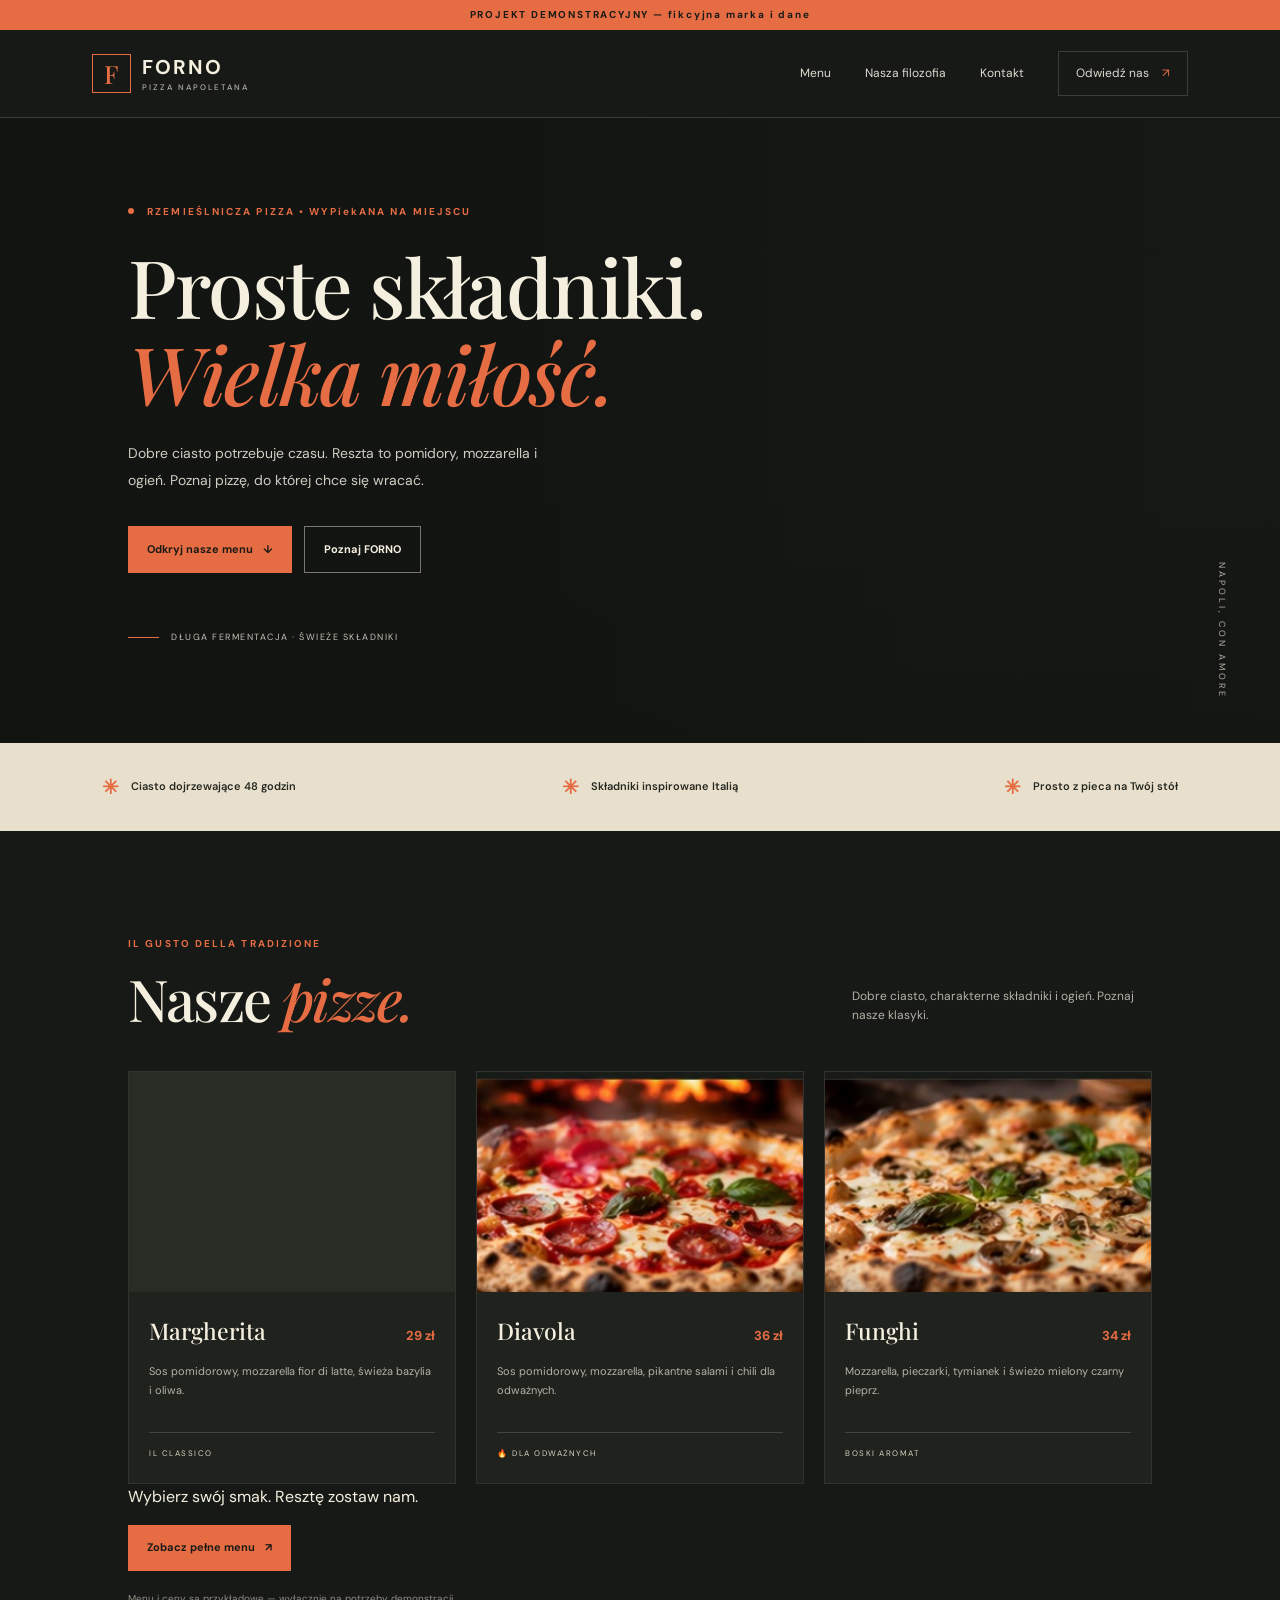
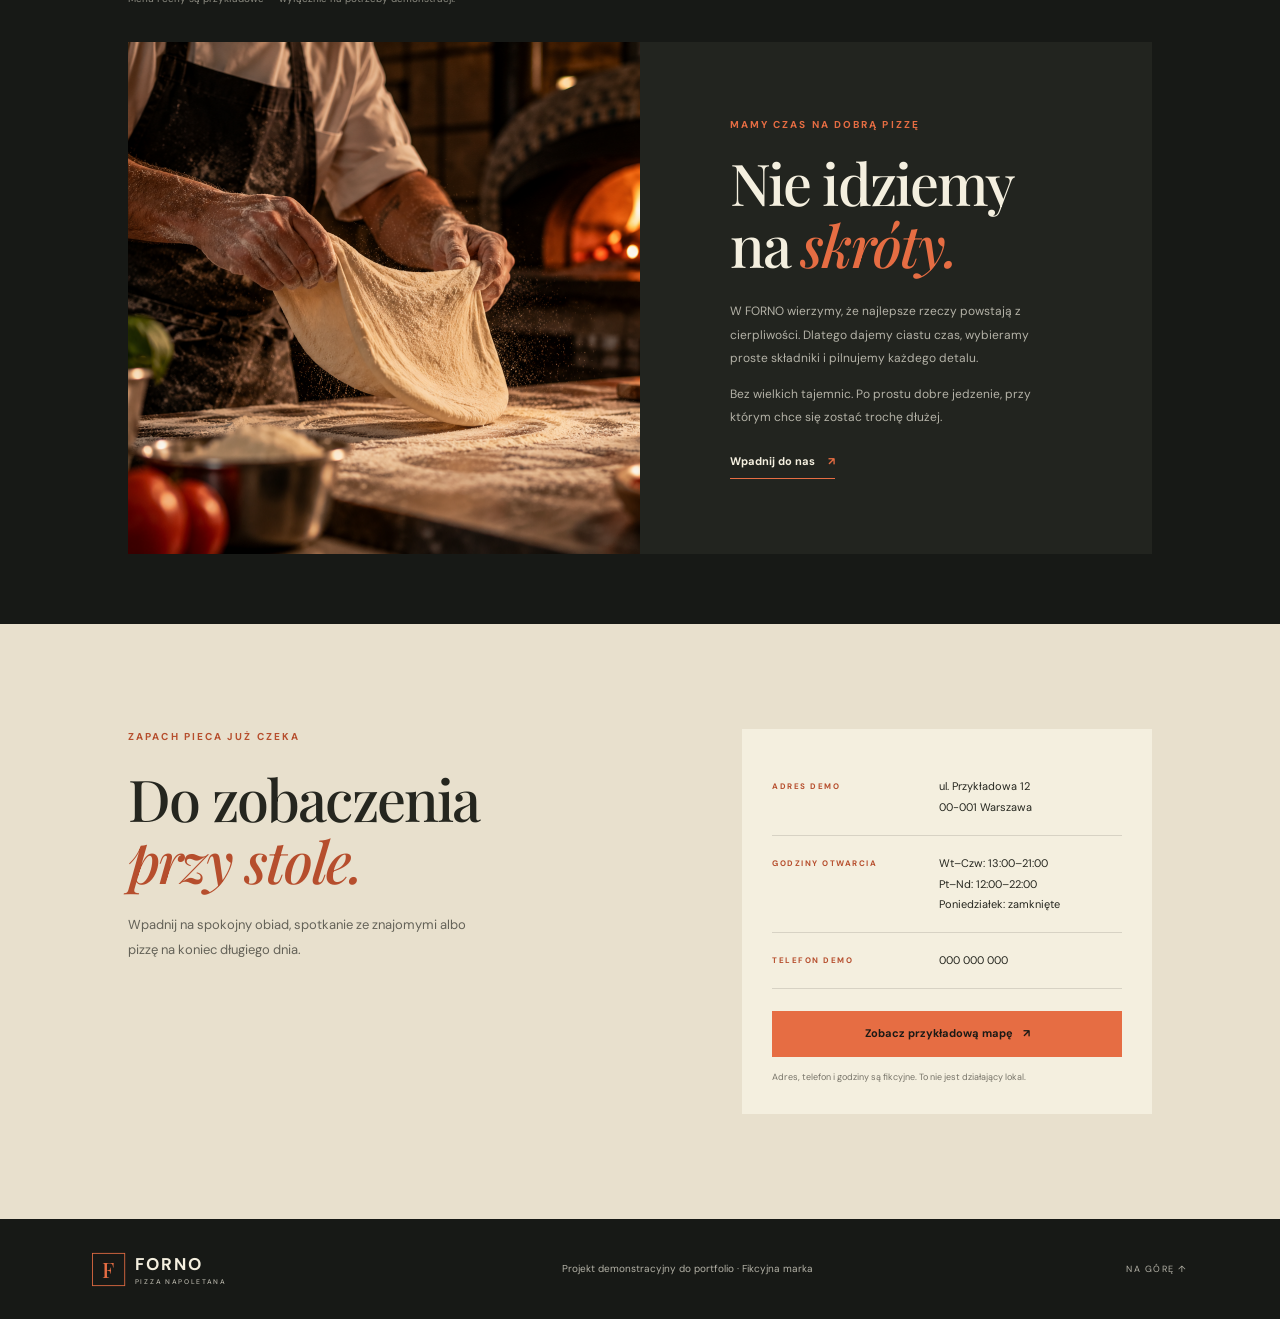
<file: index.html>
<!DOCTYPE html>
<html lang="pl">
<head>
  <meta charset="UTF-8">
  <meta name="viewport" content="width=device-width, initial-scale=1.0">
  <meta name="description" content="FORNO — fikcyjna pizzeria neapolitańska. Projekt demonstracyjny do portfolio.">
  <title>FORNO — Pizza Napoletana | Demo</title>
  <link rel="preconnect" href="https://images.unsplash.com">
  <link rel="stylesheet" href="style.css">
</head>
<body>
  <div class="demo-banner">PROJEKT DEMONSTRACYJNY — fikcyjna marka i dane</div>

  <header class="site-header">
    <a class="logo" href="#start" aria-label="FORNO — strona główna">
      <span class="logo-mark">F</span>
      <span>FORNO<span class="logo-sub">PIZZA NAPOLETANA</span></span>
    </a>
    <button class="menu-toggle" aria-label="Pokaż nawigację" aria-expanded="false">☰</button>
    <nav class="nav-links" aria-label="Główna nawigacja">
      <a href="menu.html">Menu</a>
      <a href="#historia">Nasza filozofia</a>
      <a href="#kontakt">Kontakt</a>
      <a class="nav-cta" href="#kontakt">Odwiedź nas <span>↗</span></a>
    </nav>
  </header>

  <main>
    <section class="hero" id="start">
      <div class="hero-image" role="img" aria-label="Pizza neapolitańska z pomidorami, mozzarellą i bazylią"></div>
      <div class="hero-shade"></div>
      <div class="hero-content">
        <p class="eyebrow"><span class="dot"></span> RZEMIEŚLNICZA PIZZA • WYPiekANA NA MIEJSCU</p>
        <h1>Proste składniki.<br><em>Wielka miłość.</em></h1>
        <p class="hero-copy">Dobre ciasto potrzebuje czasu. Reszta to pomidory, mozzarella i ogień. Poznaj pizzę, do której chce się wracać.</p>
        <div class="hero-actions">
          <a class="button button-primary" href="#menu">Odkryj nasze menu <span>↓</span></a>
          <a class="button button-ghost" href="#historia">Poznaj FORNO</a>
        </div>
        <div class="hero-note"><span class="note-line"></span> DŁUGA FERMENTACJA · ŚWIEŻE SKŁADNIKI</div>
      </div>
      <div class="hero-side-label">NAPOLI, CON AMORE</div>
    </section>

    <section class="intro-strip">
      <div><span class="strip-icon">✳</span><span>Ciasto dojrzewające 48 godzin</span></div>
      <div><span class="strip-icon">✳</span><span>Składniki inspirowane Italią</span></div>
      <div><span class="strip-icon">✳</span><span>Prosto z pieca na Twój stół</span></div>
    </section>

  
<section class="menu-section section-pad" id="menu">
  <div class="section-heading">
    <div>
      <p class="eyebrow">IL GUSTO DELLA TRADIZIONE</p>
      <h2>Nasze <em>pizze.</em></h2>
    </div>
    <p class="section-description">
      Dobre ciasto, charakterne składniki i ogień.
      Poznaj nasze klasyki.
    </p>
  </div>

  <div class="pizza-grid">
    <article class="pizza-card">
      <div class="pizza-photo margherita" role="img"
        aria-label="Pizza Margherita z mozzarellą i bazylią"></div>
      <div class="pizza-info">
        <div class="pizza-title-row">
          <h3>Margherita</h3>
          <span class="price">29 zł</span>
        </div>
        <p class="ingredients">
          Sos pomidorowy, mozzarella fior di latte,
          świeża bazylia i oliwa.
        </p>
        <span class="pizza-tag">IL CLASSICO</span>
      </div>
    </article>

    <article class="pizza-card pizza-card-featured">
      <div class="pizza-photo diavola" role="img"
        aria-label="Pikantna pizza Diavola"></div>
      <div class="pizza-info">
        <div class="pizza-title-row">
          <h3>Diavola</h3>
          <span class="price">36 zł</span>
        </div>
        <p class="ingredients">
          Sos pomidorowy, mozzarella, pikantne salami
          i chili dla odważnych.
        </p>
        <span class="pizza-tag">🔥 DLA ODWAŻNYCH</span>
      </div>
    </article>

    <article class="pizza-card">
      <div class="pizza-photo fungi" role="img"
        aria-label="Pizza Funghi z pieczarkami"></div>
      <div class="pizza-info">
        <div class="pizza-title-row">
          <h3>Funghi</h3>
          <span class="price">34 zł</span>
        </div>
        <p class="ingredients">
          Mozzarella, pieczarki, tymianek
          i świeżo mielony czarny pieprz.
        </p>
        <span class="pizza-tag">BOSKI AROMAT</span>
      </div>
    </article>
  </div>

  <div class="menu-bottom">
    <p>Wybierz swój smak. Resztę zostaw nam.</p>
   
<a class="button button-primary" href="menu.html">
  Zobacz pełne menu <span>↗</span>
</a>
  </div>

  <p class="menu-disclaimer">
    Menu i ceny są przykładowe — wyłącznie na potrzeby demonstracji.
  </p>
</section>

    

    <section class="story-section" id="historia">
      <div class="story-photo" role="img" aria-label="Ręczne przygotowywanie ciasta na pizzę"></div>
      <div class="story-copy">
        <p class="eyebrow">MAMY CZAS NA DOBRĄ PIZZĘ</p>
        <h2>Nie idziemy<br>na <em>skróty.</em></h2>
        <p>W FORNO wierzymy, że najlepsze rzeczy powstają z cierpliwości. Dlatego dajemy ciastu czas, wybieramy proste składniki i pilnujemy każdego detalu.</p>
        <p>Bez wielkich tajemnic. Po prostu dobre jedzenie, przy którym chce się zostać trochę dłużej.</p>
        <a class="text-link" href="#kontakt">Wpadnij do nas <span>↗</span></a>
      </div>
    </section>

    <section class="visit-section section-pad" id="kontakt">
      <div class="visit-copy">
        <p class="eyebrow">ZAPACH PIECA JUŻ CZEKA</p>
        <h2>Do zobaczenia<br><em>przy stole.</em></h2>
        <p>Wpadnij na spokojny obiad, spotkanie ze znajomymi albo pizzę na koniec długiego dnia.</p>
      </div>
      <div class="contact-card">
        <div class="contact-row">
          <span class="contact-label">ADRES DEMO</span>
          <p>ul. Przykładowa 12<br>00-001 Warszawa</p>
        </div>
        <div class="contact-row">
          <span class="contact-label">GODZINY OTWARCIA</span>
          <p>Wt–Czw: 13:00–21:00<br>Pt–Nd: 12:00–22:00<br>Poniedziałek: zamknięte</p>
        </div>
        <div class="contact-row">
          <span class="contact-label">TELEFON DEMO</span>
          <p>000 000 000</p>
        </div>
        <a class="button button-primary full-button" href="https://maps.google.com/?q=ul.+Przyk%C5%82adowa+12+Warszawa" target="_blank" rel="noopener noreferrer">Zobacz przykładową mapę <span>↗</span></a>
        <p class="contact-disclaimer">Adres, telefon i godziny są fikcyjne. To nie jest działający lokal.</p>
      </div>
    </section>
  </main>

  <footer class="site-footer">
    <a class="logo footer-logo" href="#start"><span class="logo-mark">F</span><span>FORNO<span class="logo-sub">PIZZA NAPOLETANA</span></span></a>
    <p>Projekt demonstracyjny do portfolio · Fikcyjna marka</p>
    <a href="#start" class="back-top">NA GÓRĘ ↑</a>
  </footer>

  <script>
    const toggle = document.querySelector(".menu-toggle");
    const nav = document.querySelector(".nav-links");

    toggle.addEventListener("click", () => {
      const isOpen = nav.classList.toggle("is-open");
      toggle.setAttribute("aria-expanded", String(isOpen));
      toggle.setAttribute("aria-label", isOpen ? "Ukryj nawigację" : "Pokaż nawigację");
    });

    nav.querySelectorAll("a").forEach((link) => {
      link.addEventListener("click", () => {
        nav.classList.remove("is-open");
        toggle.setAttribute("aria-expanded", "false");
      });
    });
  </script>
</body>
</html>
</file>
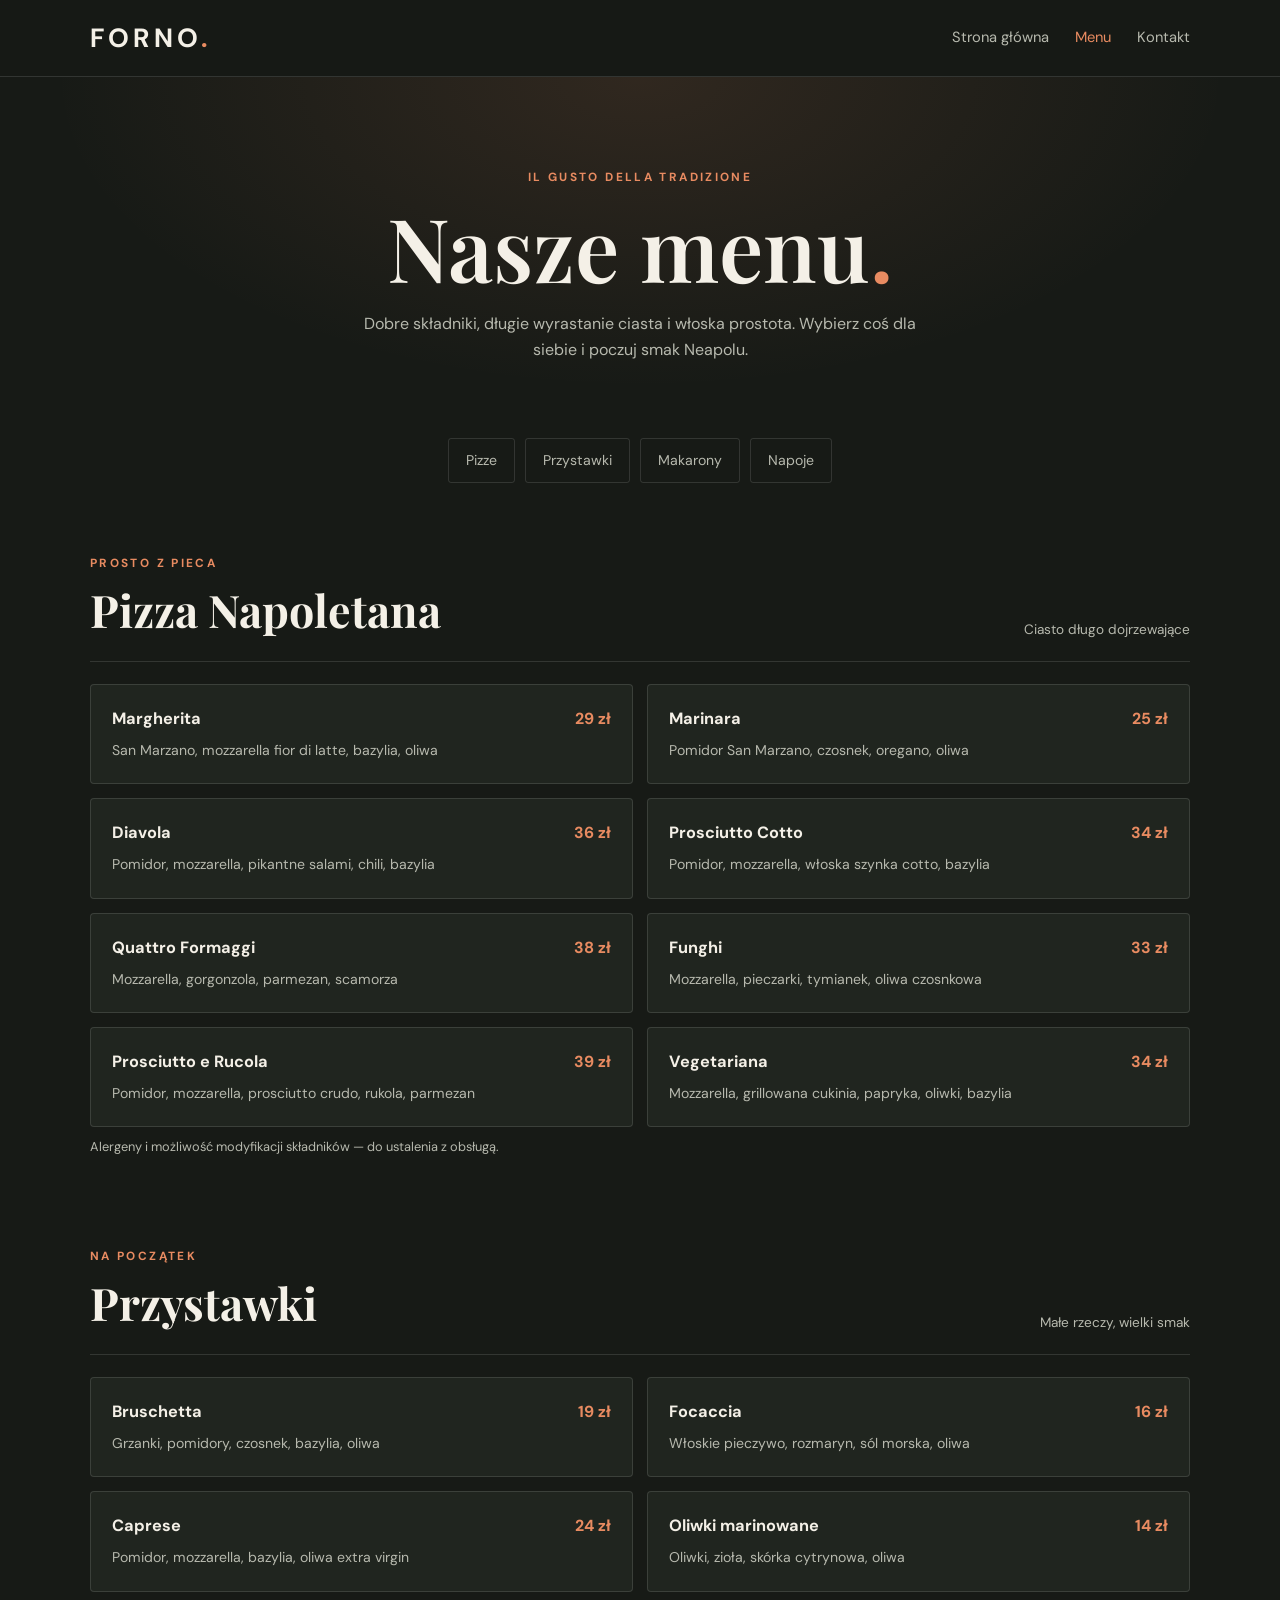
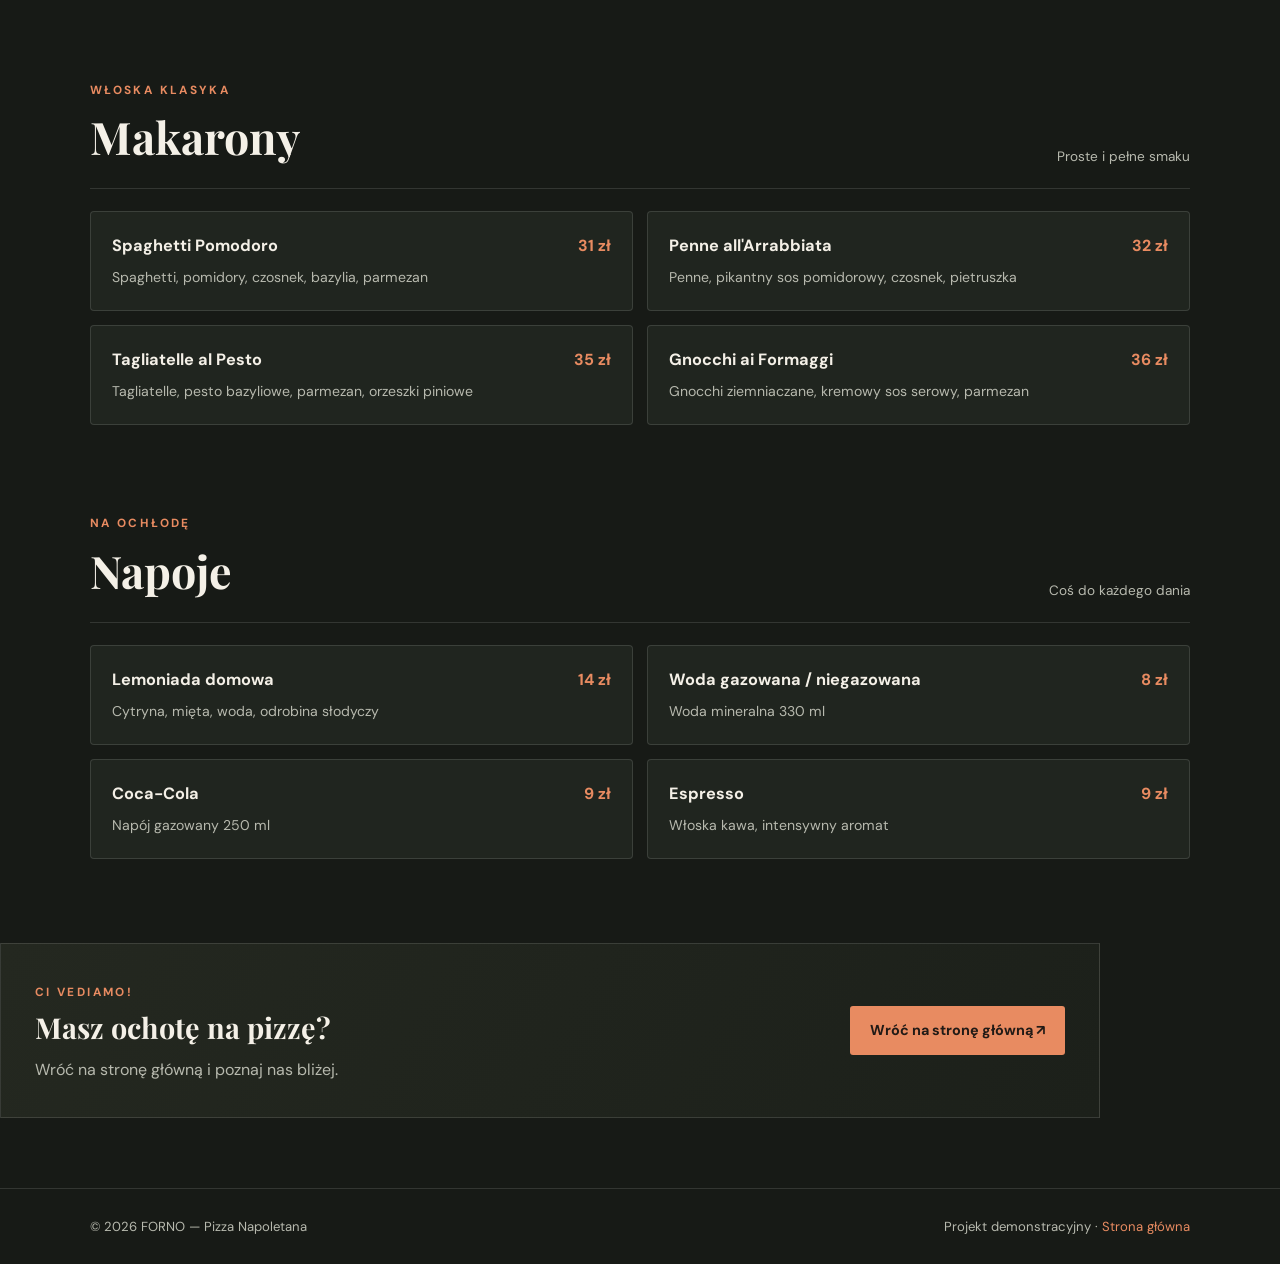
<file: menu.html>
<!DOCTYPE html>
<html lang="pl">
<head>
  <meta charset="UTF-8">
  <meta name="viewport" content="width=device-width, initial-scale=1.0">
  <meta name="theme-color" content="#171a16">
  <meta name="description" content="Poznaj przykładowe menu FORNO — pizza neapolitańska i włoskie smaki.">
  <title>Menu | FORNO — Pizza Napoletana</title>

  <link rel="preconnect" href="https://fonts.googleapis.com">
  <link rel="preconnect" href="https://fonts.gstatic.com" crossorigin>
  <link href="https://fonts.googleapis.com/css2?family=DM+Sans:wght@400;500;600;700&family=Playfair+Display:wght@500;600;700&display=swap" rel="stylesheet">

  <style>
    :root {
      --bg: #171a16;
      --panel: #20251f;
      --text: #f4f0e7;
      --muted: #b7b9ae;
      --accent: #e88b61;
      --line: rgba(255,255,255,.12);
    }

    * { box-sizing: border-box; }

    html { scroll-behavior: smooth; scroll-padding-top: 100px; }

    body {
      margin: 0;
      background: var(--bg);
      color: var(--text);
      font-family: "DM Sans", sans-serif;
      line-height: 1.6;
    }

    a { color: inherit; text-decoration: none; }

    .container { width: min(1100px, 90%); margin: auto; }

    header {
      position: sticky;
      top: 0;
      z-index: 10;
      background: rgba(23,26,22,.94);
      border-bottom: 1px solid var(--line);
      backdrop-filter: blur(12px);
    }

    .nav {
      min-height: 76px;
      display: flex;
      align-items: center;
      justify-content: space-between;
      gap: 20px;
    }

    .logo {
      font-size: 1.65rem;
      font-weight: 700;
      letter-spacing: .16em;
    }

    .logo span { color: var(--accent); }

    .nav-links { display: flex; align-items: center; gap: 26px; }

    .nav-links a { color: var(--muted); font-size: .92rem; }
    .nav-links a:hover, .nav-links .active { color: var(--accent); }

    .hero {
      padding: 86px 0 54px;
      text-align: center;
      background:
        radial-gradient(ellipse at top, rgba(232,139,97,.12), transparent 65%);
    }

    .eyebrow {
      color: var(--accent);
      font-size: .74rem;
      letter-spacing: .2em;
      font-weight: 700;
      text-transform: uppercase;
    }

    h1, h2, h3 { font-family: "Playfair Display", serif; }

    h1 {
      margin: 12px 0;
      font-size: clamp(3rem, 8vw, 5.5rem);
      line-height: 1.05;
      font-weight: 600;
    }

    .hero p {
      max-width: 570px;
      margin: 18px auto 0;
      color: var(--muted);
    }

    .category-nav {
      display: flex;
      justify-content: center;
      flex-wrap: wrap;
      gap: 10px;
      padding: 22px 0 36px;
    }

    .category-nav a {
      padding: 10px 17px;
      border: 1px solid var(--line);
      border-radius: 3px;
      color: var(--muted);
      font-size: .88rem;
      transition: .2s;
    }

    .category-nav a:hover {
      color: var(--accent);
      border-color: var(--accent);
    }

    .menu-section { padding: 30px 0 54px; }

    .section-heading {
      display: flex;
      align-items: end;
      justify-content: space-between;
      gap: 16px;
      margin-bottom: 22px;
      padding-bottom: 15px;
      border-bottom: 1px solid var(--line);
    }

    .section-heading h2 {
      margin: 0;
      font-size: clamp(2rem, 4vw, 2.8rem);
    }

    .section-heading p {
      margin: 0 0 5px;
      color: var(--muted);
      font-size: .85rem;
    }

    .menu-grid {
      display: grid;
      grid-template-columns: repeat(2, minmax(0, 1fr));
      gap: 14px;
    }

    .item {
      display: flex;
      justify-content: space-between;
      gap: 18px;
      padding: 21px;
      background: var(--panel);
      border: 1px solid var(--line);
      border-radius: 4px;
      transition: border-color .2s, transform .2s;
    }

    .item:hover {
      border-color: rgba(232,139,97,.65);
      transform: translateY(-2px);
    }

    .item h3 {
      margin: 0 0 7px;
      font-family: "DM Sans", sans-serif;
      font-size: 1.02rem;
      font-weight: 700;
    }

    .item p {
      margin: 0;
      color: var(--muted);
      font-size: .88rem;
      line-height: 1.65;
    }

    .price {
      flex-shrink: 0;
      color: var(--accent);
      font-weight: 700;
      white-space: nowrap;
    }

    .note {
      margin: 10px 0 0;
      color: var(--muted);
      font-size: .8rem;
    }

    .bottom-cta {
      margin: 30px 0 70px;
      padding: 34px;
      border: 1px solid var(--line);
      background: linear-gradient(120deg, #242820, #1c201a);
      display: flex;
      align-items: center;
      justify-content: space-between;
      gap: 22px;
    }

    .bottom-cta h2 { margin: 0 0 7px; font-size: 1.8rem; }
    .bottom-cta p { margin: 0; color: var(--muted); }

    .button {
      display: inline-block;
      padding: 13px 20px;
      background: var(--accent);
      color: #211a16;
      font-weight: 700;
      font-size: .9rem;
      border-radius: 3px;
      white-space: nowrap;
      transition: .2s;
    }

    .button:hover { background: #f3a27d; }

    footer {
      padding: 27px 0;
      border-top: 1px solid var(--line);
      color: var(--muted);
      font-size: .82rem;
    }

    .footer-inner {
      display: flex;
      justify-content: space-between;
      flex-wrap: wrap;
      gap: 12px;
    }

    footer a { color: var(--accent); }

    @media (max-width: 650px) {
      .nav { min-height: 68px; }
      .nav-links { gap: 13px; }
      .nav-links a { font-size: .82rem; }
      .logo { font-size: 1.35rem; }
      .hero { padding-top: 65px; }
      .menu-grid { grid-template-columns: 1fr; }
      .section-heading { align-items: start; flex-direction: column; }
      .bottom-cta { align-items: start; flex-direction: column; padding: 25px; }
    }

    @media (max-width: 390px) {
      .nav-links { gap: 9px; }
      .nav-links a { font-size: .76rem; }
    }
  </style>
</head>

<body>
  <header>
    <div class="container nav">
      <a class="logo" href="index.html">FORNO<span>.</span></a>
      <nav class="nav-links" aria-label="Nawigacja główna">
        <a href="index.html">Strona główna</a>
        <a class="active" href="menu.html">Menu</a>
        <a href="index.html#contact">Kontakt</a>
      </nav>
    </div>
  </header>

  <main>
    <section class="hero">
      <div class="container">
        <span class="eyebrow">IL GUSTO DELLA TRADIZIONE</span>
        <h1>Nasze menu<span style="color:var(--accent)">.</span></h1>
        <p>Dobre składniki, długie wyrastanie ciasta i włoska prostota. Wybierz coś dla siebie i poczuj smak Neapolu.</p>
      </div>
    </section>

    <nav class="container category-nav" aria-label="Kategorie menu">
      <a href="#pizze">Pizze</a>
      <a href="#przystawki">Przystawki</a>
      <a href="#makarony">Makarony</a>
      <a href="#napoje">Napoje</a>
    </nav>

    <section class="container menu-section" id="pizze">
      <div class="section-heading">
        <div>
          <span class="eyebrow">Prosto z pieca</span>
          <h2>Pizza Napoletana</h2>
        </div>
        <p>Ciasto długo dojrzewające</p>
      </div>

      <div class="menu-grid">
        <article class="item"><div><h3>Margherita</h3><p>San Marzano, mozzarella fior di latte, bazylia, oliwa</p></div><span class="price">29 zł</span></article>
        <article class="item"><div><h3>Marinara</h3><p>Pomidor San Marzano, czosnek, oregano, oliwa</p></div><span class="price">25 zł</span></article>
        <article class="item"><div><h3>Diavola</h3><p>Pomidor, mozzarella, pikantne salami, chili, bazylia</p></div><span class="price">36 zł</span></article>
        <article class="item"><div><h3>Prosciutto Cotto</h3><p>Pomidor, mozzarella, włoska szynka cotto, bazylia</p></div><span class="price">34 zł</span></article>
        <article class="item"><div><h3>Quattro Formaggi</h3><p>Mozzarella, gorgonzola, parmezan, scamorza</p></div><span class="price">38 zł</span></article>
        <article class="item"><div><h3>Funghi</h3><p>Mozzarella, pieczarki, tymianek, oliwa czosnkowa</p></div><span class="price">33 zł</span></article>
        <article class="item"><div><h3>Prosciutto e Rucola</h3><p>Pomidor, mozzarella, prosciutto crudo, rukola, parmezan</p></div><span class="price">39 zł</span></article>
        <article class="item"><div><h3>Vegetariana</h3><p>Mozzarella, grillowana cukinia, papryka, oliwki, bazylia</p></div><span class="price">34 zł</span></article>
      </div>
      <p class="note">Alergeny i możliwość modyfikacji składników — do ustalenia z obsługą.</p>
    </section>

    <section class="container menu-section" id="przystawki">
      <div class="section-heading">
        <div><span class="eyebrow">Na początek</span><h2>Przystawki</h2></div>
        <p>Małe rzeczy, wielki smak</p>
      </div>
      <div class="menu-grid">
        <article class="item"><div><h3>Bruschetta</h3><p>Grzanki, pomidory, czosnek, bazylia, oliwa</p></div><span class="price">19 zł</span></article>
        <article class="item"><div><h3>Focaccia</h3><p>Włoskie pieczywo, rozmaryn, sól morska, oliwa</p></div><span class="price">16 zł</span></article>
        <article class="item"><div><h3>Caprese</h3><p>Pomidor, mozzarella, bazylia, oliwa extra virgin</p></div><span class="price">24 zł</span></article>
        <article class="item"><div><h3>Oliwki marinowane</h3><p>Oliwki, zioła, skórka cytrynowa, oliwa</p></div><span class="price">14 zł</span></article>
      </div>
    </section>

    <section class="container menu-section" id="makarony">
      <div class="section-heading">
        <div><span class="eyebrow">Włoska klasyka</span><h2>Makarony</h2></div>
        <p>Proste i pełne smaku</p>
      </div>
      <div class="menu-grid">
        <article class="item"><div><h3>Spaghetti Pomodoro</h3><p>Spaghetti, pomidory, czosnek, bazylia, parmezan</p></div><span class="price">31 zł</span></article>
        <article class="item"><div><h3>Penne all'Arrabbiata</h3><p>Penne, pikantny sos pomidorowy, czosnek, pietruszka</p></div><span class="price">32 zł</span></article>
        <article class="item"><div><h3>Tagliatelle al Pesto</h3><p>Tagliatelle, pesto bazyliowe, parmezan, orzeszki piniowe</p></div><span class="price">35 zł</span></article>
        <article class="item"><div><h3>Gnocchi ai Formaggi</h3><p>Gnocchi ziemniaczane, kremowy sos serowy, parmezan</p></div><span class="price">36 zł</span></article>
      </div>
    </section>

    <section class="container menu-section" id="napoje">
      <div class="section-heading">
        <div><span class="eyebrow">Na ochłodę</span><h2>Napoje</h2></div>
        <p>Coś do każdego dania</p>
      </div>
      <div class="menu-grid">
        <article class="item"><div><h3>Lemoniada domowa</h3><p>Cytryna, mięta, woda, odrobina słodyczy</p></div><span class="price">14 zł</span></article>
        <article class="item"><div><h3>Woda gazowana / niegazowana</h3><p>Woda mineralna 330 ml</p></div><span class="price">8 zł</span></article>
        <article class="item"><div><h3>Coca-Cola</h3><p>Napój gazowany 250 ml</p></div><span class="price">9 zł</span></article>
        <article class="item"><div><h3>Espresso</h3><p>Włoska kawa, intensywny aromat</p></div><span class="price">9 zł</span></article>
      </div>
    </section>

    <section class="container bottom-cta">
      <div>
        <span class="eyebrow">Ci vediamo!</span>
        <h2>Masz ochotę na pizzę?</h2>
        <p>Wróć na stronę główną i poznaj nas bliżej.</p>
      </div>
      <a class="button" href="index.html">Wróć na stronę główną ↗</a>
    </section>
  </main>

  <footer>
    <div class="container footer-inner">
      <span>© 2026 FORNO — Pizza Napoletana</span>
      <span>Projekt demonstracyjny · <a href="index.html">Strona główna</a></span>
    </div>
  </footer>
</body>
</html>
</file>
<file: style.css>
@import url('https://fonts.googleapis.com/css2?family=DM+Sans:wght@400;500;600;700&family=Playfair+Display:ital,wght@0,500;0,600;0,700;1,500;1,600&display=swap');

:root {
  --bg: #171916;
  --bg-soft: #20221e;
  --cream: #f4efdf;
  --muted: #b4b2a7;
  --accent: #e66d43;
  --line: rgba(244, 239, 223, 0.16);
  --serif: "Playfair Display", Georgia, serif;
  --sans: "DM Sans", Arial, sans-serif;
}

* { box-sizing: border-box; }
html { scroll-behavior: smooth; scroll-padding-top: 90px; }
body { margin: 0; background: var(--bg); color: var(--cream); font-family: var(--sans); line-height: 1.6; }
a { color: inherit; text-decoration: none; }
button { font: inherit; }
.demo-banner { background: var(--accent); color: #1a1a17; text-align: center; padding: 7px 12px; font-size: 10px; letter-spacing: 1.8px; font-weight: 700; }

.site-header { height: 88px; display: flex; align-items: center; justify-content: space-between; padding: 0 7.2%; border-bottom: 1px solid var(--line); position: relative; z-index: 5; background: var(--bg); }
.logo { display: inline-flex; align-items: center; gap: 11px; font-weight: 700; letter-spacing: 2px; font-size: 20px; line-height: 1.1; }
.logo-mark { width: 39px; height: 39px; border: 1px solid var(--accent); color: var(--accent); display: grid; place-items: center; font-family: var(--serif); font-size: 25px; font-weight: 500; }
.logo-sub { display: block; font-size: 8px; letter-spacing: 2px; font-weight: 500; margin-top: 5px; color: var(--muted); }
.nav-links { display: flex; align-items: center; gap: 34px; font-size: 12px; color: #dedbd0; }
.nav-links > a:not(.nav-cta):hover, .text-link:hover { color: var(--accent); }
.nav-cta { padding: 12px 17px; border: 1px solid var(--line); }
.nav-cta span, .button span, .text-link span { margin-left: 10px; color: var(--accent); }
.menu-toggle { display: none; color: var(--cream); background: transparent; border: 1px solid var(--line); padding: 8px 12px; }

.hero { min-height: 625px; position: relative; display: flex; align-items: center; overflow: hidden; }
.hero-image { position: absolute; inset: 0; background-image: url("https://images.unsplash.com/photo-1579751626657-72bc17010498?auto=format&fit=crop&w=2000&q=85"); background-position: center 54%; background-size: cover; }
.hero-shade { position: absolute; inset: 0; background: linear-gradient(90deg, rgba(18,20,17,.97) 0%, rgba(18,20,17,.87) 38%, rgba(18,20,17,.35) 72%, rgba(18,20,17,.2) 100%), linear-gradient(0deg, rgba(18,20,17,.45), transparent 40%); }
.hero-content { position: relative; z-index: 1; width: min(660px, 76%); margin-left: 10%; padding: 80px 0 92px; }
.eyebrow { color: var(--accent); font-size: 10px; letter-spacing: 2.1px; font-weight: 700; margin: 0 0 22px; }
.dot { display: inline-block; width: 6px; height: 6px; background: var(--accent); border-radius: 50%; margin: 0 9px 1px 0; }
h1, h2, h3, p { margin-top: 0; }
h1, h2 { font-family: var(--serif); font-weight: 500; letter-spacing: -1.8px; line-height: 1.08; }
h1 { font-size: clamp(48px, 6.3vw, 82px); margin-bottom: 24px; }
h1 em, h2 em { color: var(--accent); font-weight: 500; }
.hero-copy { max-width: 420px; color: #d0cec3; font-size: 14px; line-height: 1.9; }
.hero-actions { display: flex; flex-wrap: wrap; gap: 12px; margin-top: 32px; }
.button { display: inline-flex; align-items: center; justify-content: center; padding: 14px 19px; font-size: 11px; font-weight: 700; transition: transform .2s, background .2s; }
.button:hover { transform: translateY(-2px); }
.button-primary { background: var(--accent); color: #1b1a16; }
.button-primary span { color: #1b1a16; }
.button-ghost { border: 1px solid rgba(244,239,223,.45); }
.hero-note { display: flex; align-items: center; gap: 12px; color: #c5c2b6; font-size: 9px; letter-spacing: 1.5px; margin-top: 57px; }
.note-line { width: 31px; height: 1px; background: var(--accent); }
.hero-side-label { position: absolute; right: 4%; bottom: 44px; writing-mode: vertical-rl; color: rgba(244,239,223,.7); letter-spacing: 3px; font-size: 9px; }

.intro-strip { min-height: 88px; padding: 20px 8%; display: flex; align-items: center; justify-content: space-between; gap: 22px; background: #e8e0cd; color: #272820; }
.intro-strip > div { display: flex; align-items: center; gap: 12px; font-size: 11px; font-weight: 600; }
.strip-icon { color: var(--accent); font-size: 20px; }

.section-pad { padding: 105px 10%; }
.menu-section { background: var(--bg);
               padding-bottom: 35px;
              }
.section-heading { display: flex; justify-content: space-between; align-items: end; gap: 30px; margin-bottom: 42px; }
.section-heading .eyebrow { margin-bottom: 15px; }
h2 { font-size: clamp(39px, 4.5vw, 58px); margin-bottom: 0; }
.section-description { max-width: 300px; font-size: 12px; color: var(--muted); margin-bottom: 4px; }
.pizza-grid { display: grid; grid-template-columns: repeat(3, minmax(0, 1fr)); gap: 20px; }
.pizza-card { background: var(--bg-soft); border: 1px solid rgba(244,239,223,.08); transition: transform .25s, border-color .25s; }
.pizza-card:hover { transform: translateY(-5px); border-color: rgba(230,109,67,.55); }
.pizza-photo { height: 220px; background-size: cover; background-position: center; }
.margherita {
  background-image: url("https://images.unsplash.com/photo-1579751626657-72bc17010498?auto=format&fit=crop&w=900&q=85");
  background-position: center;
  background-size: cover;
  background-color: #292c25;
}

.diavola {
    background-image: url("diavola-forno.jpg");
  background-size: cover;
  background-position: center;
}

.fungi {
  background-image: url("./funghi-forno.jpg");
  background-size: cover;
  background-position: center;
}
.pizza-info { padding: 21px 20px 23px; }
.pizza-title-row { display: flex; align-items: baseline; justify-content: space-between; gap: 12px; }
.pizza-title-row h3 { font-family: var(--serif); font-size: 23px; font-weight: 500; margin: 0; }
.price { color: var(--accent); font-size: 13px; font-weight: 700; white-space: nowrap; }
.ingredients { color: var(--muted); font-size: 11px; min-height: 52px; margin: 12px 0 18px; line-height: 1.7; }
.pizza-tag { font-size: 8px; letter-spacing: 1.5px; color: #d9d2bf; border-top: 1px solid var(--line); display: block; padding-top: 14px; }
.menu-disclaimer { color: #8e8d83; font-size: 10px; margin: 20px 0 0; }

.story-section {   display: grid;
  grid-template-columns: 1fr 1fr;
  min-height: 500px;
  background: #22241f;
  width: 80%;
  margin: 0 auto 70px;
  overflow: hidden;
}

.story-photo {   min-height: 480px;
  background-image: url("forno-ciasto.png.png");
  background-size: cover;
  background-position: center;
  background-repeat: no-repeat;
}
  
.story-copy { padding: 75px clamp(35px, 7vw, 100px); align-self: center; }
.story-copy .eyebrow { margin-bottom: 18px; }
.story-copy h2 { margin-bottom: 25px; }
.story-copy p:not(.eyebrow) { color: var(--muted); font-size: 12px; line-height: 1.95; }
.text-link { display: inline-block; border-bottom: 1px solid var(--accent); padding-bottom: 7px; margin-top: 12px; font-size: 11px; font-weight: 700; }

.visit-section { display: grid; grid-template-columns: 1fr .8fr; gap: 10%; background: #e8e0cd; color: #25261f; }
.visit-copy .eyebrow { color: #b64e2d; }
.visit-copy h2 { margin-bottom: 22px; }
.visit-copy h2 em { color: #b64e2d; }
.visit-copy > p:last-child { color: #646258; max-width: 340px; font-size: 13px; line-height: 1.9; }
.contact-card { background: #f4efdf; padding: 30px; }
.contact-row { display: grid; grid-template-columns: 1fr 1.2fr; gap: 15px; padding: 17px 0; border-bottom: 1px solid rgba(37,38,31,.14); }
.contact-label { color: #b64e2d; font-size: 8px; letter-spacing: 1.5px; font-weight: 700; padding-top: 4px; }
.contact-row p { font-size: 11px; margin: 0; line-height: 1.9; }
.full-button { width: 100%; margin-top: 22px; }
.contact-disclaimer { font-size: 9px; color: #777469; margin: 13px 0 0; }

.site-footer { min-height: 100px; padding: 24px 7.2%; display: flex; justify-content: space-between; align-items: center; gap: 20px; }
.footer-logo { transform: scale(.85); transform-origin: left center; }
.site-footer p { color: var(--muted); font-size: 10px; margin: 0; }
.back-top { color: var(--muted); font-size: 9px; letter-spacing: 1.5px; }

@media (max-width: 900px) {
  .site-header { padding: 0 5%; }
  .nav-links { gap: 18px; }
  .hero-content { margin-left: 7%; }
  .section-pad { padding: 80px 6%; }
  .pizza-grid { gap: 12px; }
  .pizza-photo { height: 180px; }
  .pizza-info { padding: 17px 14px 20px; }
  .pizza-title-row h3 { font-size: 20px; }
  .story-copy { padding: 55px 40px; }
  .visit-section { gap: 5%; }
}

@media (max-width: 650px) {
  .site-header { height: 74px; }
  .logo { font-size: 17px; }
  .logo-mark { width: 35px; height: 35px; }
  .menu-toggle { display: block; cursor: pointer; }
  .nav-links { display: none; position: absolute; top: 73px; left: 0; right: 0; background: #1d1f1a; padding: 18px 6% 24px; border-bottom: 1px solid var(--line); flex-direction: column; align-items: stretch; gap: 0; }
  .nav-links.is-open { display: flex; }
  .nav-links a { padding: 13px 0; }
  .nav-links .nav-cta { padding: 13px; margin-top: 7px; text-align: center; }
  .hero { min-height: 610px; }
  .hero-image { background-position: 57% center; }
  .hero-shade { background: linear-gradient(90deg, rgba(18,20,17,.93), rgba(18,20,17,.62)), linear-gradient(0deg, rgba(18,20,17,.4), transparent); }
  .hero-content { width: 86%; margin-left: 7%; padding: 65px 0 75px; }
  h1 { font-size: clamp(47px, 12vw, 68px); }
  .eyebrow { font-size: 9px; letter-spacing: 1.5px; }
  .hero-copy { font-size: 13px; }
  .hero-note { margin-top: 42px; font-size: 8px; }
  .hero-side-label { display: none; }
  .intro-strip { align-items: flex-start; flex-direction: column; gap: 13px; padding: 25px 8%; }
  .intro-strip > div { font-size: 10px; }
  .section-pad { padding: 70px 7%; }
  .section-heading { align-items: flex-start; flex-direction: column; gap: 15px; margin-bottom: 30px; }
  .section-description { max-width: 340px; }
  .pizza-grid { grid-template-columns: 1fr; gap: 18px; }
  .pizza-photo { height: 245px; }
  .pizza-info { padding: 20px; }
  .ingredients { min-height: 0; }
  .story-section { grid-template-columns: 1fr; }
  .story-photo { min-height: 280px; }
  .story-copy { padding: 55px 8%; }
  .visit-section { grid-template-columns: 1fr; gap: 30px; }
  .contact-card { padding: 23px; }
  .contact-row { grid-template-columns: .9fr 1.1fr; }
  .site-footer { padding: 25px 7%; flex-wrap: wrap; }
  .site-footer p { order: 3; width: 100%; }

/* FORNO — odświeżone menu */

.menu-section {
  position: relative;
}

.pizza-grid {
  gap: 26px;
  align-items: stretch;
}

.pizza-card {
  overflow: hidden;
  border: 1px solid rgba(255, 255, 255, 0.09);
  border-radius: 5px;
  background: #20251f;
  transition: transform 0.25s ease, border-color 0.25s ease;
}

.pizza-card:hover {
  transform: translateY(-6px);
  border-color: #d97950;
}

.pizza-photo {
  min-height: 250px;
  background-size: cover;
  background-position: center;
  transition: transform 0.35s ease;
}

.pizza-card:hover .pizza-photo {
  background-size: 108%;
}

.pizza-info {
  padding: 24px;
}

.pizza-title-row {
  align-items: center;
  gap: 12px;
}

.pizza-title-row h3 {
  font-size: clamp(1.25rem, 2vw, 1.65rem);
  letter-spacing: -0.04em;
}

.price {
  color: #e88b61;
  font-size: 1.15rem;
  font-weight: 800;
  white-space: nowrap;
}

.ingredients {
  color: #c5c7bd;
  line-height: 1.75;
  font-size: 0.94rem;
}

.pizza-tag {
  display: inline-block;
  margin-top: 12px;
  padding: 7px 10px;
  border: 1px solid rgba(232, 139, 97, 0.45);
  color: #f0a17c;
  font-size: 0.67rem;
  font-weight: 800;
  letter-spacing: 0.12em;
}

.pizza-card-featured {
  border-color: #d97950;
}

.pizza-card-featured .pizza-tag {
  background: #d97950;
  color: #201b17;
}

.menu-bottom {
  display: flex;
  align-items: center;
  justify-content: space-between;
  gap: 20px;
  margin-top: 34px;
  padding: 24px 0;
  border-top: 1px solid rgba(255, 255, 255, 0.13);
}

.menu-bottom p {
  margin: 0;
  color: #e8e4da;
  font-size: 1.05rem;
}

.menu-disclaimer {
  margin-top: 12px;
  opacity: 0.65;
  font-size: 0.8rem;
}

@media (max-width: 600px) {
  .pizza-grid {
    gap: 20px;
  }

  .pizza-photo {
    min-height: 210px;
  }

  .pizza-info {
    padding: 19px;
  }

  .menu-bottom {
    align-items: flex-start;
    flex-direction: column;
  }
}
  .story-section .story-photo {
  background-image: url("./forno-ciasto.png.png") !important;
  background-size: cover;
  background-position: center;
}
  
/* Mniejszy odstęp między menu a historią */
.menu-section {
  padding-bottom: 55px;
}

/* Równe kolumny w sekcji historii */
.story-section {
  display: grid;
  grid-template-columns: 1fr 1fr;
  align-items: stretch;
}

.story-photo {
  min-height: 480px;
  background-size: cover;
  background-position: center;
}

@media (max-width: 768px) {
  .story-section {
    grid-template-columns: 1fr;
  }

  .story-photo {
    min-height: 300px;
  }
}
    display: grid;
  grid-template-columns: 1fr 1fr;
  min-height: 500px;
  background: #22241f;
  width: 80%;
  margin: 0 auto 70px;
  overflow: hidden;
}

@media (max-width: 768px) {
  .story-section {
    width: 90%;
    grid-template-columns: 1fr;
    margin: 0 auto 45px;
  }
}
</file>
